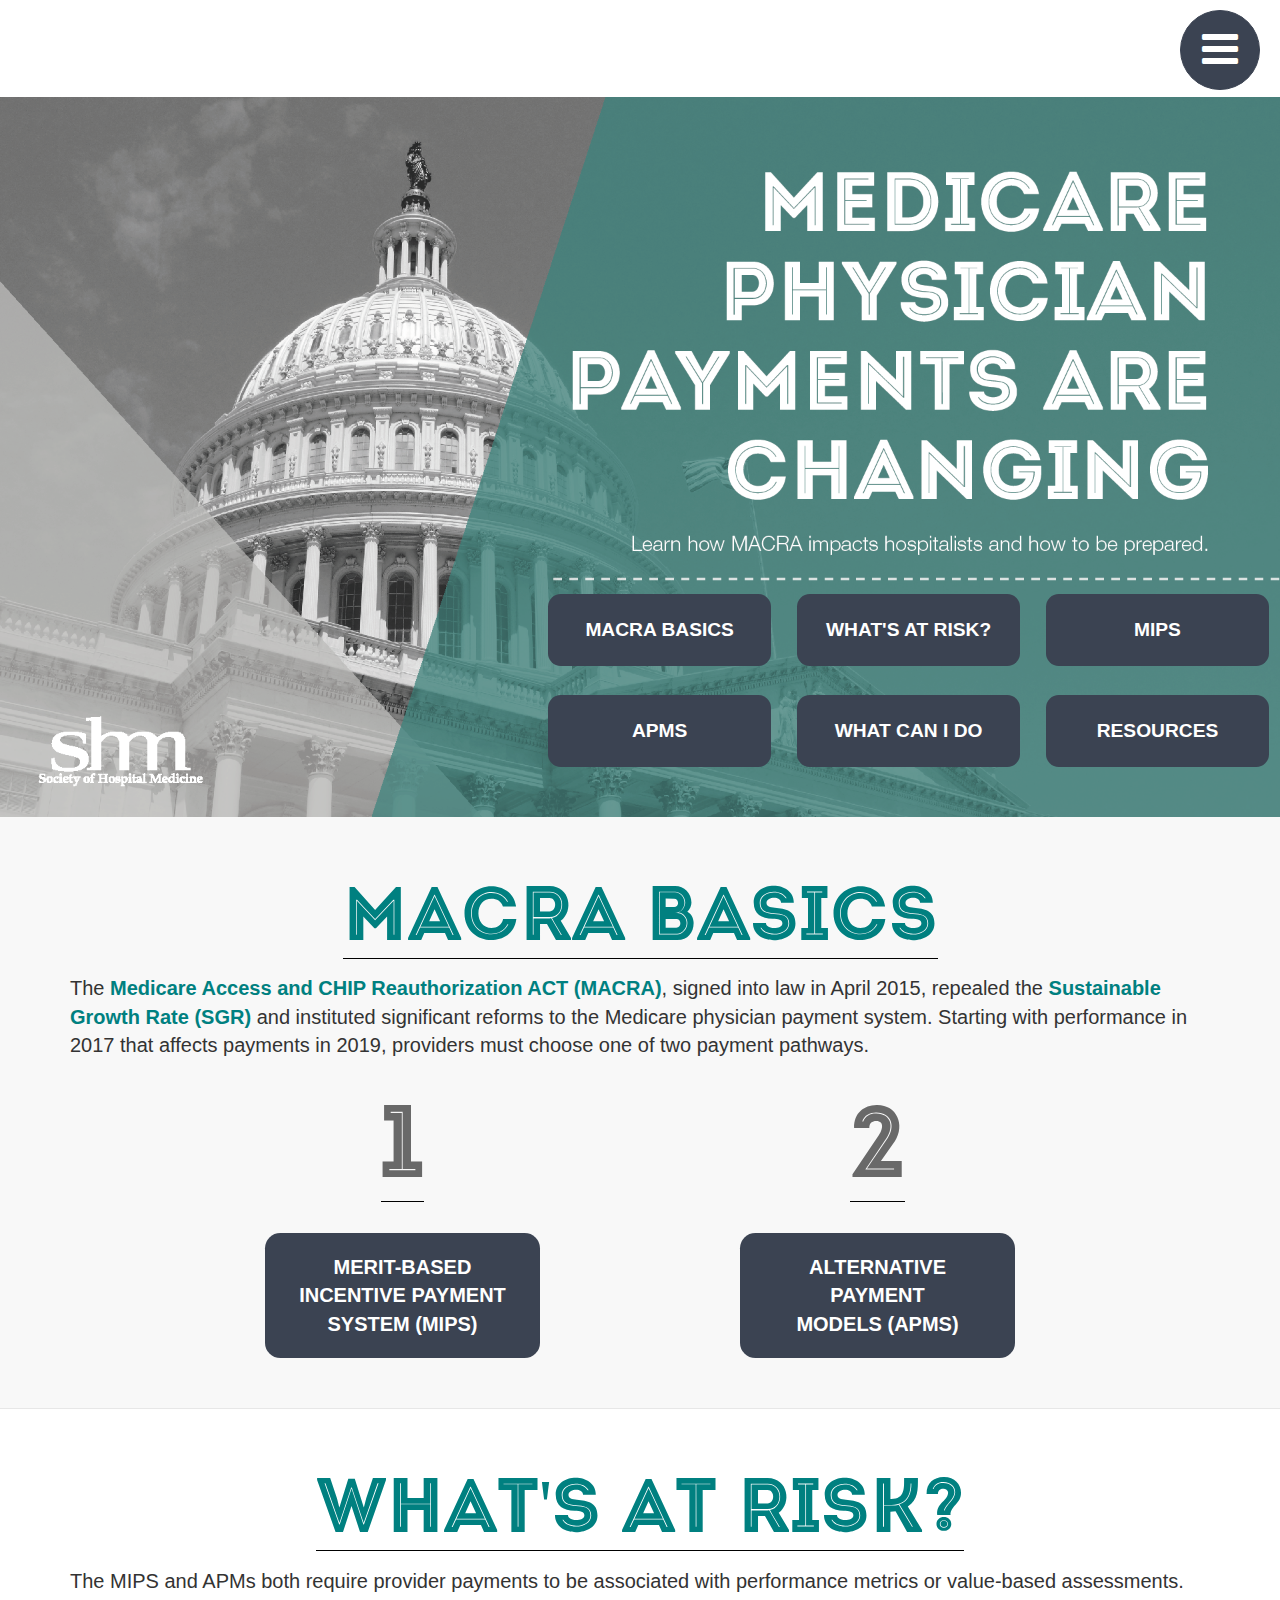
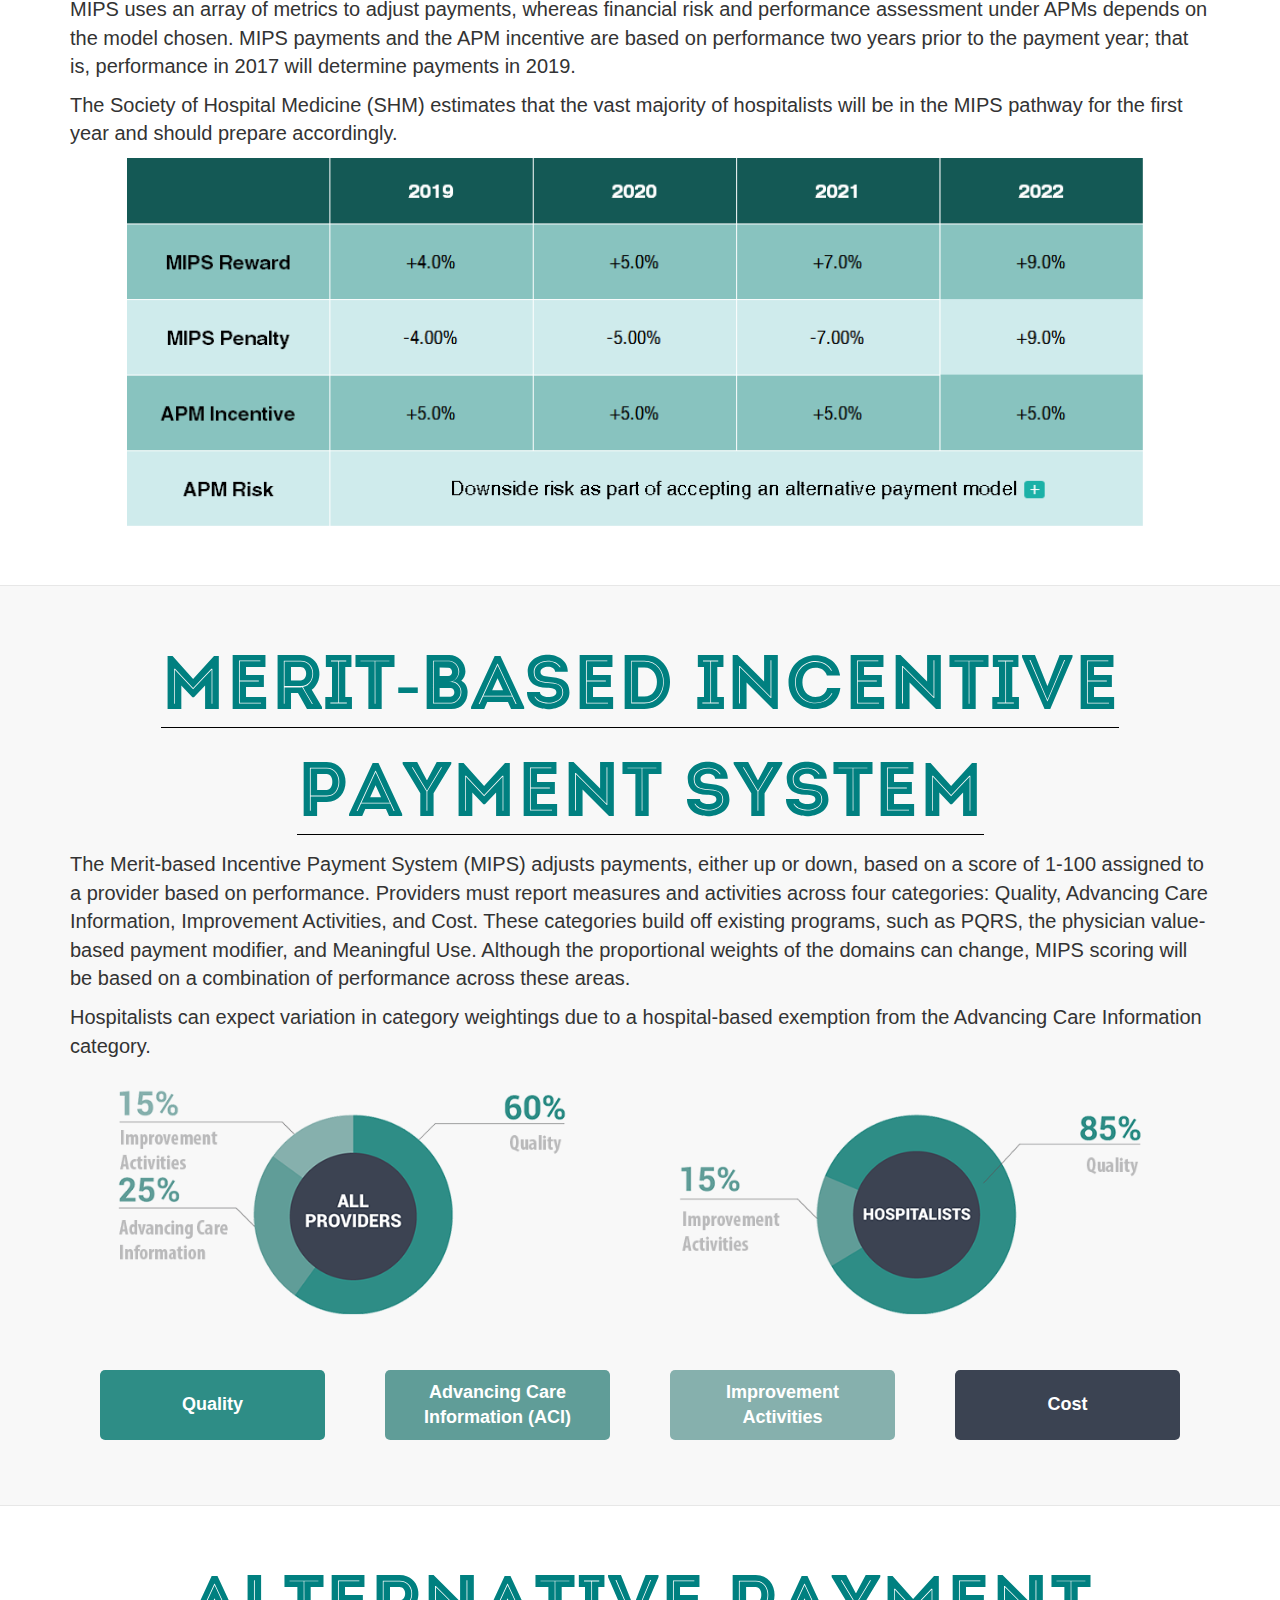
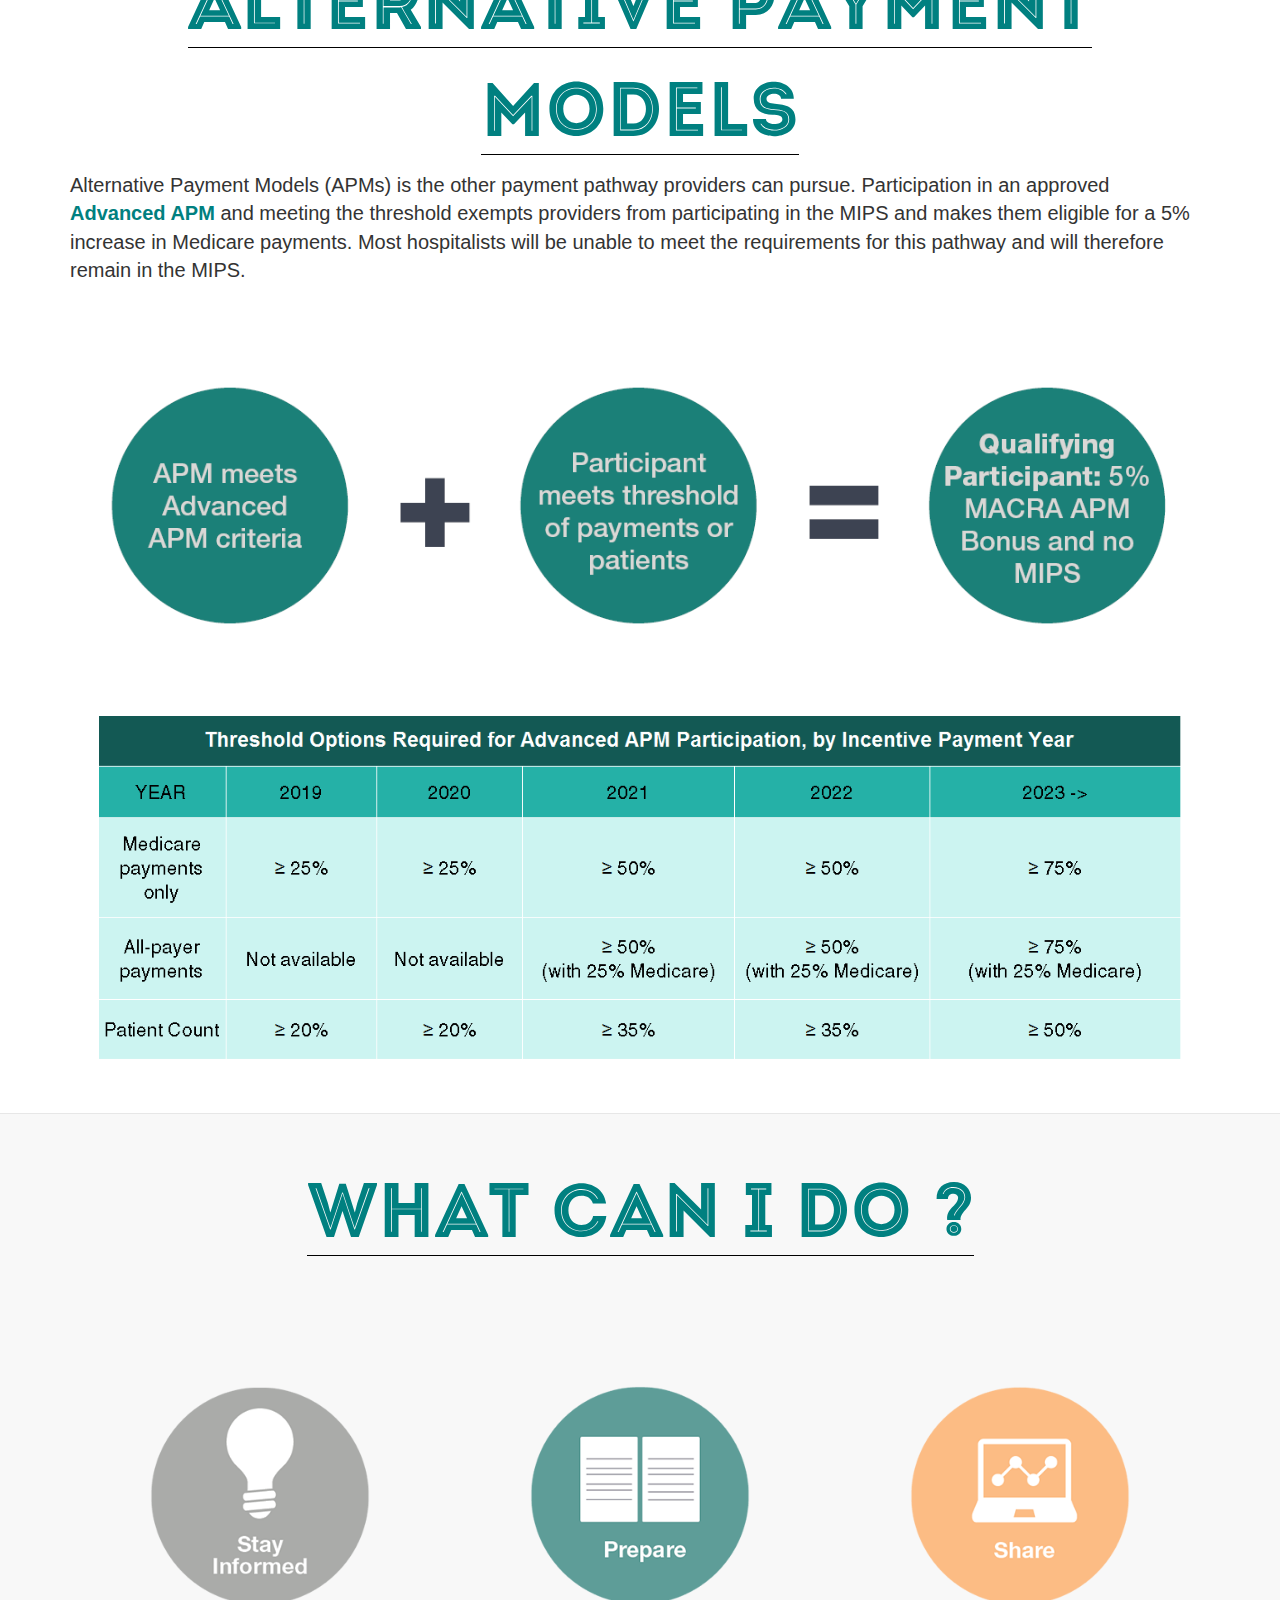
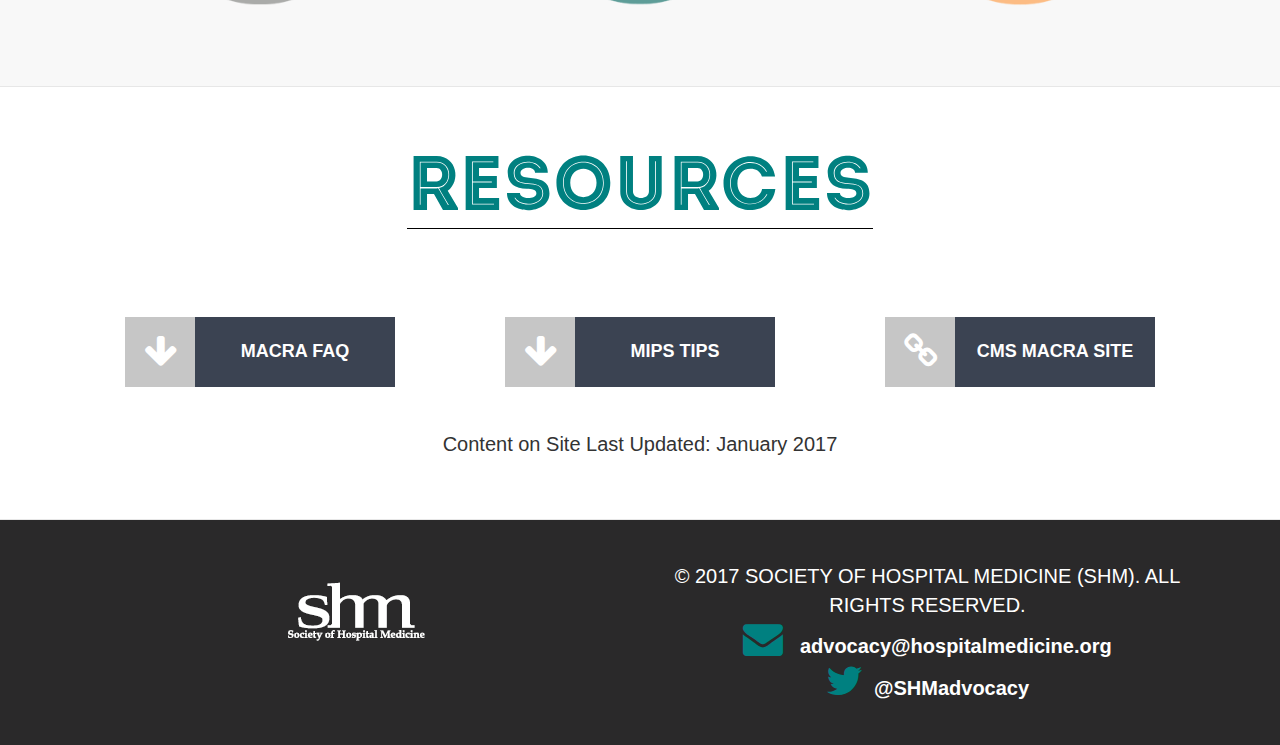
<file: index.html>
<!DOCTYPE html>
<html lang="en">
<head>
   <script>/*<![CDATA[*/(function(w,a,b,d,s){w[a]=w[a]||{};w[a][b]=w[a][b]||{q:[],track:function(r,e,t){this.q.push({r:r,e:e,t:t||+new Date});}};var e=d.createElement(s);var f=d.getElementsByTagName(s)[0];e.async=1;e.src='//shm.hospitalmedicine.org/cdnr/73/acton/bn/tracker/25526';f.parentNode.insertBefore(e,f);})(window,'ActOn','Beacon',document,'script');ActOn.Beacon.track();/*]]>*/</script> 
    
    <meta charset="utf-8">
    <meta http-equiv="X-UA-Compatible" content="IE=edge">
    <meta name="viewport" content="width=device-width, shrink-to-fit=no, initial-scale=1">
    <meta name="description" content="Medicare Physician Payments Are changing. Learn how MACRA impacts hospitalists and how to be prepared.">
    <meta name="author" content="">
 	<meta name="key-words" content="medicare, physician payments, macra, hospitalist, chip, reauthorization act, shm, society of hospital medicine, MIPS">

    <title>Medicare Access and CHIP Reauthorization ACT (MACRA)  | Society of Hospital Medicine</title>

    <!-- Bootstrap Core CSS -->
    <link href="css/bootstrap.min.css" rel="stylesheet">

    <!-- Custom CSS -->
    <link href="css/simple-sidebar.css" rel="stylesheet">
    <link href="css/landing-page.css" rel="stylesheet">
    <link href="css/page.css" rel="stylesheet">

  	<!-- Font-Awesome -->
  	<link href="font-awesome/css/font-awesome.min.css" rel="stylesheet">

    <!-- google analytics tracker-->
    <script>
          (function(i,s,o,g,r,a,m){i['GoogleAnalyticsObject']=r;i[r]=i[r]||function(){
          (i[r].q=i[r].q||[]).push(arguments)},i[r].l=1*new Date();a=s.createElement(o),
          m=s.getElementsByTagName(o)[0];a.async=1;a.src=g;m.parentNode.insertBefore(a,m)
          })(window,document,'script','//www.google-analytics.com/analytics.js','ga');
        
          ga('create', 'UA-74252676-1', 'auto');
          ga('send', 'pageview');
    </script>
    
    <!--google analytics for twitter-->
    <script src="//platform.twitter.com/oct.js" type="text/javascript"></script>
    <script type="text/javascript">twttr.conversion.trackPid('l6kv9', { tw_sale_amount: 0, tw_order_quantity: 0 });</script>
    <noscript>
        <img height="1" width="1" style="display:none;" alt="" src="https://analytics.twitter.com/i/adsct?txn_id=l6kv9&p_id=Twitter&tw_sale_amount=0&tw_order_quantity=0" />
        <img height="1" width="1" style="display:none;" alt="" src="//t.co/i/adsct?txn_id=l6kv9&p_id=Twitter&tw_sale_amount=0&tw_order_quantity=0" />
    </noscript>
 
    <!--JavaScript for Lead Forensics -->
    <script type="text/javascript" src="http://www.cloud-9751.com/js/40308.js"></script>
    <noscript><img src="http://www.cloud-9751.com/40308.png" style="display:none;" /></noscript>

    <!-- HTML5 Shim and Respond.js IE8 support of HTML5 elements and media queries -->
    <!-- WARNING: Respond.js doesn't work if you view the page via file:// -->
    <!--[if lt IE 9]>
        <script src="https://oss.maxcdn.com/libs/html5shiv/3.7.0/html5shiv.js"></script>
        <script src="https://oss.maxcdn.com/libs/respond.js/1.4.2/respond.min.js"></script>
    <![endif]-->

</head>
<body>

    <div id="wrapper">
        <!-- Sidebar -->
        <div id="sidebar-wrapper">
            <ul class="sidebar-nav">
                <li>
                	<!--menu button inside nav-->
					<div style="position:relative; top:10px;right:20px;" class="pull-right"><div class="btn btn-default" id="toggle-btn-1"><div style="position:absolute;right:31px;width:30px;text-indent: -5px;" class="container"><center><i class="fa fa-remove fa-3x" aria-hidden="true"></i></center></div></div></div>
				</li>
                <li>
					<br><br><br>
				</li>
                <li>
                    <a href="#macra1">MACRA BASICS</a>
                </li>
                <li>
                    <a href="#macra2">WHATS AT RISK?</a>
                </li>
                <li>
                    <a href="#macra3">MIPS</a>
                </li>
                <li>
                    <a href="#macra4">APMS</a>
                </li>
                <li>
                    <a href="#macra5">WHAT CAN I DO?</a>
                </li>
                <li>
                    <a href="#macra6">RESOURCES</a>
                </li>
                <li class="sidebar-brand">
                    <a href="#macra0">
						<img src="img/SHM_logo.png" class="side-img" width="80%">
                    </a>
                </li>
            </ul>
        </div>
        <!-- /#sidebar-wrapper -->
        <!-- Page Content -->
        <div class="top-pad"></div>
        <div id="page-content-wrapper">
        	<div class="row" id="macra0">
                <div class="col-lg-12">
                <!--menu button styled-->		
				<div style="position:fixed; top:10px;right:100px;z-index:1" class="pull-right"><div style="position:absolute"><div style="position: fixed;"><div class="btn btn-default" id="toggle-btn-2" ><i class="fa fa-bars fa-3x" aria-hidden="true"></i></div></div></div></div>
				<!--menu button click to toggle hidden-->
				<div style="position:fixed; top:10px;right:100px;z-index:2000" class="pull-right"><div style="position:absolute"><div style="position: fixed;"><a href="#menu-toggle" class="btn btn-default" id="menu-toggle" style=" border-radius: 50%; width:80px; height: 80px; background: #3b4352;border-color: #3b4352; padding:18px;opacity:0;"></a></div></div></div>
				<!--menu buttons on banner-->
					<a href="#macra1"><div class="banner-btns" style="right:40%"><center>MACRA BASICS</center></div></a>
					<a href="#macra2"><div class="banner-btns" style="right:21%;"><center>WHAT'S AT RISK?</center></div></a>
					<a href="#macra3"><div class="banner-btns" style="right:2%"><center>MIPS</center></div></a>					 					  
					<a href="#macra4"><div class="banner-btns" style="right:40%;bottom:7%"><center>APMS</center></div></a>
					<a href="#macra5"><div class="banner-btns" style="right:21%;bottom:7%"><center>WHAT CAN I DO</center></div></a>	
					<a href="#macra6"><div class="banner-btns" style="right:2%;bottom:7%"><center>RESOURCES</center></div></a>				  				  							
					<img src="img/header.png" width="100%">
				</div>
			</div>
	<!--MACRA BASICS-->	
 	<div class="content-section-a">
 		<div class="container">
    		<div class="row">
       			<div class="col-lg-12">
					<center><span class="Mfont" id="macra1">MACRA BASICS</span></center>
						<p>The <a href="" data-toggle="modal" data-target="#modal1">Medicare Access and CHIP Reauthorization ACT (MACRA)</a>, signed into law in April
							2015, repealed the <a href="" data-toggle="modal" data-target="#modal2">Sustainable Growth Rate (SGR)</a> and instituted significant reforms to the
					Medicare physician payment system. Starting with performance in 2017 that affects payments in 2019, providers must choose one of two payment pathways.</p>
					<div class="col-lg-5 col-lg-offset-1" ><p><center><span class="Mfont2" id="MF1">1</span></center></p><center><a href="" data-toggle="modal" data-target="#modal3"><div class="div-btns-red">MERIT-BASED<br>INCENTIVE PAYMENT<br>SYSTEM (MIPS)</div></a></center></div>
					<div class="col-lg-5"><p><center><span class="Mfont2" id="MF2">2</span></center></p><center><a href="" data-toggle="modal" data-target="#modal4"><div class="div-btns-red">ALTERNATIVE<br>PAYMENT<br>MODELS (APMS)</div></a></center></div>
					<!--MACRA modal-->
					<div id="modal1" class="modal fade" role="dialog">
						<div class="modal-dialog">
						<!-- Modal content-->
							<div class="modal-content">
							  	<div class="modal-header">
									<button type="button" class="close" data-dismiss="modal">&times;</button>
									<strong class="modal-title"><center>Medicare Access and CHIP Reauthorization ACT (MACRA)</center></strong>
							  	</div>
							  	<div class="modal-body">
									<p>The Medicare Access and CHIP Reauthorization Act (MACRA) is the major healthcare law passed in 2015. It fully repealed the SGR, replacing it with the Merit-based Incentive Payment System (MIPS) and Alternative Payment Models (APMs), and extended key health programs, such as the Children’s Health Insurance Program (CHIP). SHM provided detailed input as the legislation was being developed and joined all other medical associations to advocate for the passage of MACRA. Read full text of the legislation <a href="https://www.congress.gov/bill/114th-congress/house-bill/2/text/pl" target="_blank">here</a>.</p>
								</div>
							  	<div class="modal-footer">
								<button type="button" class="btn btn-default" data-dismiss="modal">Close</button>
							  	</div>
							</div>
					  	</div>
					</div>
					<!--SGR modal-->
					<div id="modal2" class="modal fade" role="dialog">
						<div class="modal-dialog">
						<!-- Modal content-->
							<div class="modal-content">
							  	<div class="modal-header">
									<button type="button" class="close" data-dismiss="modal">&times;</button>
									<strong class="modal-title"><center>Sustainable Growth Rate (SGR)</center></strong>
							  	</div>
							  	<div class="modal-body">
									<p>The Sustainable Growth Rate (SGR) formula was put into place in 1998 as a way to provide predictable control for federal Medicare spending. Since 2002, the SGR recommended increasingly larger cuts to physician payments. However, Congress passed multiple short-term patches to prevent cuts and, ultimately, repealed the SGR with the passage of MACRA, averting a 21% cut to physician payments.</p>
								</div>
							  	<div class="modal-footer">
								<button type="button" class="btn btn-default" data-dismiss="modal">Close</button>
							  	</div>
							</div>
					  	</div>
					</div>
					<!--MIPS-->
					<div id="modal3" class="modal fade" role="dialog">
						<div class="modal-dialog">
						<!-- Modal content-->
							<div class="modal-content">
							  	<div class="modal-header">
									<button type="button" class="close" data-dismiss="modal">&times;</button>
									<strong class="modal-title"><center>Merit-based Incentive Payment System</center></strong>
							  	</div>
							  	<div class="modal-body">
									<p>The Merit-based Incentive Payment System (MIPS) combines the Physician Quality Reporting System (PQRS), the Physician Value-Based Modifier and Meaningful Use into a single performance-based payment system. It also adds an additional performance domain – Improvement Activities. MIPS is the default payment system for all providers unless they meet the criteria for successful participation in an Advanced Alternative Payment Model (APM).</p>
								</div>
								 <div class="modal-footer">
								<button type="button" class="btn btn-default" data-dismiss="modal">Close</button>
							  	</div>
							</div>
					  	</div>
					</div>
					<!--APMS-->
					<div id="modal4" class="modal fade" role="dialog">
						<div class="modal-dialog">
						<!-- Modal content-->
							<div class="modal-content">
							  	<div class="modal-header">
									<button type="button" class="close" data-dismiss="modal">&times;</button>
									<strong class="modal-title"><center>Alternative Payment Models (APMs)</center></strong>
							  	</div>
							  	<div class="modal-body">
									<p>Alternative Payment Models (APMs) is a pathway designed to incentivize the adoption of payment models that move away from the Medicare fee-for-service system. To be considered an “Advanced APM” for this pathway, the model must include an element of upside and downside financial risk as well as involve quality measures and the use of certified electronic health records. For providers to qualify for a 5% incentive payment, participants must be in an Advanced APM and meet a threshold of payments or patients.</p><p>Advanced APMs in 2017 include Next Generation ACOs, Tracks 2 and 3 Medicare Shared Savings Program ACOs and the Comprehensive Primary Care Plus model. </p>
								</div>
							  	<div class="modal-footer">
								<button type="button" class="btn btn-default" data-dismiss="modal">Close</button>
							  	</div>
							</div>
					  	</div>
					</div>
				</div>			
			</div>
		</div>
	</div>
	<!--WHATS AT RISK-->		
    <div class="content-section-b">
        <div class="container">
    		<div class="row">
       			<div class="col-lg-12">
           			<center><span class="Mfont" id="macra2">WHAT'S AT RISK?</span></center>
            		<p>The MIPS and APMs both require provider payments to be associated with performance metrics or value-based assessments. MIPS uses an array of metrics to adjust payments, whereas financial risk and performance assessment under APMs depends on the model chosen. MIPS payments and the APM incentive are based on performance two years prior to the payment year; that is, performance in 2017 will determine payments in 2019.</p><p>The Society of Hospital Medicine (SHM) estimates that the vast majority of hospitalists will be in the MIPS pathway for the first year and should prepare accordingly.</p>
					<center><a href="#" data-toggle="modal" data-target="#modal2_1"><img src="./img/merit.PNG" width="90%"/></a></center>
       			    <!--chart modal-->
       			    <div id="modal2_1" class="modal fade" role="dialog">
						<div class="modal-dialog">
							<!-- Modal content-->
						  	<div class="modal-content">
								<div class="modal-header">
									<button type="button" class="close" data-dismiss="modal">&times;</button>
									<strong class="modal-title"><center>Downside risk as part of accepting an alternative payment model</center></strong>
								</div>
								<div class="modal-body">
							  		<p>Downside risk depends on the APM selected. For example, an ACO can assume risk on the patients it cares for if their health expenditures exceed the target for the ACO. Financial risk must be built into the APM structure and meet CMS’ requirements. </p>
								</div>
								<div class="modal-footer">
									<button type="button" class="btn btn-default" data-dismiss="modal">Close</button>
								</div>
							</div>
						</div>
					</div>
            	</div>
        	</div>
		</div>
	</div>
    <!--MERIT-BASED INCENTIVE PAYMENT SYSTEM-->
    <div class="content-section-a">
        <div class="container">
    		<div class="row">
       			<div class="col-lg-12">
            		<center><span class="Mfont" id="macra3">MERIT-BASED INCENTIVE<br>PAYMENT SYSTEM</span></center>
					<p>The Merit-based Incentive Payment System (MIPS) adjusts payments, either up or down, based on a score of 1-100 assigned to a provider based on performance. Providers must report measures and activities across four categories: Quality, Advancing Care Information, Improvement Activities, and Cost. These categories build off existing programs, such as PQRS, the physician value-based payment modifier, and Meaningful Use. Although the proportional weights of the domains can change, MIPS scoring will be based on a combination of performance across these areas.</p><p>Hospitalists can expect variation in category weightings due to a hospital-based exemption from the Advancing Care Information category.</p>
					<div class="col-lg-6"><img src="img/chart1.png" width="95%"></div>
           			<div class="col-lg-6"><img src="img/chart2.png" width="95%"></div>
					<div class="col-lg-12"><br></div>
					<style>.col-lg-3{padding: 15px 0px;}</style>
					<div class="col-lg-3"><center><a href="" data-toggle="modal" data-target="#modal3_1"><div class="div-btns-red-2" id="Quality">Quality</div></a></center></div>
           			<div class="col-lg-3"><center><a href="" data-toggle="modal" data-target="#modal3_2"><div class="div-btns-red-2" id="Advancing">Advancing Care Information (ACI)</div></a></center></div>
					<div class="col-lg-3"><center><a href="" data-toggle="modal" data-target="#modal3_3"><div class="div-btns-red-2" id="Improvement">Improvement Activities</div></a></center></div>
           			<div class="col-lg-3"><center><a href="" data-toggle="modal" data-target="#modal3_4"><div class="div-btns-red-2" id="Cost">Cost</div></a></center></div>
           			<!--Quality modal-->
           			<div id="modal3_1" class="modal fade" role="dialog">
						<div class="modal-dialog">
						<!-- Modal content-->
							<div class="modal-content">
							  	<div class="modal-header">
									<button type="button" class="close" data-dismiss="modal">&times;</button>
									<strong class="modal-title"><center>Quality</center></strong>
							  	</div>
							  	<div class="modal-body">
									<p>The Quality category replaces the PQRS and requires providers to report on quality measures. Scoring in this category will be based on performance on those measures providers choose to report.</p><p>In 2017, providers will be required to report on at least six quality measures, one of which is an outcome measure. For hospitalists, the quality category will be 85% of their MIPS score in 2017. Most hospitalists will not have enough quality measures to report and will be subject to a validation process to ensure there were no other measures available to them.</p>
								</div>
							  	<div class="modal-footer">
								<button type="button" class="btn btn-default" data-dismiss="modal">Close</button>
							  	</div>
							</div>
					  	</div>
					</div>
           	        <!--Advancing Care Information (ACI) modal-->
          		 	<div id="modal3_2" class="modal fade" role="dialog">
						<div class="modal-dialog">
						<!-- Modal content-->
							<div class="modal-content">
							  	<div class="modal-header">
									<button type="button" class="close" data-dismiss="modal">&times;</button>
									<strong class="modal-title"><center>Advancing Care Information (ACI)</center></strong>
							  	</div>
							  	<div class="modal-body">
									<p>The Advancing Care Information category replaces the Meaningful Use program and is centered around the use of Certified Electronic Health Record Technology (CEHRT).</p><p>Hospitalists who meet the definition of “hospital-based” will be automatically exempt from ACI, which would shift the category weight to the Quality category. “Hospital-based” is defined as providers who bill 75% or more of Medicare Part B services in Place of Service 21 (Inpatient), 22 (Hospital Outpatient) and 23 (ER).</p><p>Hospitalists who practice significantly (>25% of services) in settings such as skilled nursing facilities (SNFs) will still be subject to this category. SHM recommends these providers apply for hardship exceptions if they are unable to meet the category requirements.</p>
								</div>
							  	<div class="modal-footer">
								<button type="button" class="btn btn-default" data-dismiss="modal">Close</button>
							  	</div>
							</div>
					  	</div>
					</div>
           			<!--Improvement Activities modal-->
					<div id="modal3_3" class="modal fade" role="dialog">
						<div class="modal-dialog">
						<!-- Modal content-->
							<div class="modal-content">
							  	<div class="modal-header">
									<button type="button" class="close" data-dismiss="modal">&times;</button>
									<strong class="modal-title"><center>Improvement Activities</center></strong>
							  	</div>
							  	<div class="modal-body">
									<p>Clinical Performance Improvement Activities is a category based upon providers completing a range of activities designed to improve or expand the care they are providing. CMS has created an Improvement Activities inventory, populated with more than 90 activities assigned weights of high (20 points) or medium (10 points). Providers need to attest to 40 points worth of activities during the performance year.</p><p>The full list of Improvement Activities can be viewed at <a href="https://qpp.cms.gov/measures/ia" target="_blank">https://qpp.cms.gov/measures/ia.</a></p>
								</div>
							  	<div class="modal-footer">
								<button type="button" class="btn btn-default" data-dismiss="modal">Close</button>
							  	</div>
							</div>
					  	</div>
					</div>           	
					<!--Cost modal-->
          		 	<div id="modal3_4" class="modal fade" role="dialog">
						<div class="modal-dialog">
						<!-- Modal content-->
							<div class="modal-content">
							  	<div class="modal-header">
									<button type="button" class="close" data-dismiss="modal">&times;</button>
									<strong class="modal-title"><center>Cost</center></strong>
							  	</div>
							  	<div class="modal-body">
									<p>The Cost category comprises cost and efficiency measures, such as the Total Per Capita Costs and Medicare Spending Per Beneficiary measures from the current Value-Based Payment Modifier (VBPM). Scoring in this category will be based on performance on CMS calculated cost measures.</p><p>In 2017, performance on cost measures will not affect the 2019 MIPS score and payment adjustment. However, CMS will be providing feedback to providers on how they fare under the existing cost measures. The Cost category will be scored as part of the program in the future.</p>
								</div>
							  	<div class="modal-footer">
								<button type="button" class="btn btn-default" data-dismiss="modal">Close</button>
							  	</div>
							</div>
					  	</div>
					</div>
            	</div>
        	</div>
		</div>
	</div>
    <!--Alternative Payment Models-->  
    <div class="content-section-b">
        <div class="container">
    		<div class="row">
       			<div class="col-lg-12">
            		<center><span class="Mfont" id="macra4">ALTERNATIVE PAYMENT<br>MODELS</span></center>
					<p>Alternative Payment Models (APMs) is the other payment pathway providers can pursue. Participation in an approved <a href="" data-toggle="modal" data-target="#modal4_1">Advanced APM</a> and meeting the threshold exempts providers from participating in the MIPS and makes them eligible for a 5% increase in Medicare payments. Most hospitalists will be unable to meet the requirements for this pathway and will therefore remain in the MIPS.</p><center><img src="img/Formula for Qualifying Advanced APM Participation.png" width="95%"><br><img src="img/table2.PNG" width="95%"></center>
           			<!--Advanced APM modal-->
					<div id="modal4_1" class="modal fade" role="dialog">
						<div class="modal-dialog">
						<!-- Modal content-->
							<div class="modal-content">
							  	<div class="modal-header">
									<button type="button" class="close" data-dismiss="modal">&times;</button>
									<strong class="modal-title"><center>Advanced APM</center></strong>
							  	</div>
							  	<div class="modal-body">
									<p>In order to be considered an Advanced APM, the model must:
									<ul>
										<li>Have more than nominal financial risk</li>
										<li>Require the use of certified EHR technology</li>
										<li>Use quality measures comparable to the MIPS</li>
									</ul>
										The following APMs are considered Advanced APMs: Next Generation ACOs, Tracks 2 and 3 Medicare Shared Savings Program ACOs, Comprehensive Primary Care Plus (CPC+), Comprehensive ESRD Care Model and Oncology Care Model.</p>
								</div>
							  	<div class="modal-footer">
								<button type="button" class="btn btn-default" data-dismiss="modal">Close</button>
							  	</div>
							</div>
					  	</div>
					</div>
            	</div>
        	</div>
		</div>
	</div>
	<!--What Can I Do-->
    <div class="content-section-a">
        <div class="container">
    		<div class="row">
       			<div class="col-lg-12">
          			<center><span class="Mfont" id="macra5">WHAT CAN I DO ?</span></center>
          			<br><br><br>
           			<div class="col-lg-4">
						<center><a href="" data-toggle="modal" data-target="#modal5_1"><img src="img/stay_1.png"  onmouseover="this.src='img/Buttons_StayInformed.png'" onmouseout="this.src='img/stay_1.png'"  width="250px"></a></center>
						<!--Stay Informed modal-->
						<div id="modal5_1" class="modal fade" role="dialog">
							<div class="modal-dialog">
							<!-- Modal content-->
								<div class="modal-content">
							  		<div class="modal-header">
										<button type="button" class="close" data-dismiss="modal">&times;</button>
										<strong class="modal-title"><center>STAY INFORMED AND UP TO DATE WITH THE POLICIES</center></strong>
							  		</div>
									<div class="modal-body">
										<p>Understanding the ins and outs of the policies will help hospitalists choose the best path forward for themselves and for their groups. The MIPS and APMs will be updated and refined through the <a href="http://www.hospitalmedicine.org/Web/Advocacy/Advocacy_Basics/Regulatory/Web/Advocacy/Regulatory.aspx?hkey=f09a4020-f15a-471e-9ddf-efd3557d7ee7" target="_blank">regulatory rulemaking process</a> each year. Stay informed through the <a href="http://www.hospitalmedicine.org/Web/Advocacy/Grassroots_Network/Web/Advocacy/Grassroots_Network_Healthcare_Advocacy_for_Hospitalists.aspx?hkey=b5cb792f-0361-4f48-845f-b74763833cce" target="_blank">Grassroots Network</a> and check back here as policies develop for the most up-to-date information on MACRA.</p>
									</div>
									<div class="modal-footer">
									<button type="button" class="btn btn-default" data-dismiss="modal">Close</button>
									</div>
								</div>
					  		</div>
						</div>
					</div>
					<div class="col-lg-4">
						<center><a href="" data-toggle="modal" data-target="#modal5_2"><img src="img/prepare_1.png"  onmouseover="this.src='img/Buttons_Prepare.png'" onmouseout="this.src='img/prepare_1.png'"  width="250px"></a></center>
						<!--Prepare modal-->
						<div id="modal5_2" class="modal fade" role="dialog">
							<div class="modal-dialog">
							<!-- Modal content-->
								<div class="modal-content">
									<div class="modal-header">
										<button type="button" class="close" data-dismiss="modal">&times;</button>
										<strong class="modal-title"><center>PREPARE YOURSELF AND YOUR GROUP FOR THE MIPS AND APMS</center></strong>
									</div>
									<div class="modal-body">
										<p>2017 is the first performance year for the MIPS and APMS, and that performance will be used to determine payments in 2019. With adjustments to payments beginning in 2019, it is critical to understand the options for you and your group and to participate in 2017.</p><p>In 2017, CMS has added flexibility for reporting that enables providers who report anything, including just one quality measure or one improvement activity, to be protected from penalties in 2019.</p><ul>
											<li>Submit Anything – just one measure or one activity will avoid the penalty.</li>
											<li>Partial or Full MIPS Participation – avoid a downward adjustment and be eligible for potential positive payment adjustments. SHM recommends taking this pathway to become more familiar with the program for future years since there is no risk of penalties.</li>
											<li>Submit Nothing – will receive the penalty (negative 4% adjustment).</li>
											<li>Participate in an Advanced APM – exempt from MIPS, eligible for 5% bonus payment.</li>
										</ul>
									</div>
									<div class="modal-footer">
									<button type="button" class="btn btn-default" data-dismiss="modal">Close</button>
									</div>
								</div>
							</div>
						</div>
					</div>
					<div class="col-lg-4">
						<center><a href="" data-toggle="modal" data-target="#modal5_3"><img src="img/share_1.png"  onmouseover="this.src='img/Buttons_Share.png'" onmouseout="this.src='img/share_1.png'"  width="250px"></a></center>
						<!--Share modal-->
						<div id="modal5_3" class="modal fade" role="dialog">
							<div class="modal-dialog">
							<!-- Modal content-->
								<div class="modal-content">
									<div class="modal-header">
										<button type="button" class="close" data-dismiss="modal">&times;</button>
										<strong class="modal-title"><center>SHARE YOUR EXPERIENCES</center></strong>
									</div>
									<div class="modal-body">
										<p>By sharing your experiences with other hospitalists and with  SHM, you can help your colleagues overcome reporting and performance issues and  help SHM advocate for better policies for hospitalists. Join the <a href="http://www.hospitalmedicine.org/Web/Advocacy/Grassroots_Network/Web/Advocacy/Grassroots_Network_Healthcare_Advocacy_for_Hospitalists.aspx?hkey=b5cb792f-0361-4f48-845f-b74763833cce" target="_blank">Grassroots Network</a> to stay informed. Talk about your  experiences on <a href="http://connect.hospitalmedicine.org/home" target="_blank">HMX</a> or email <a href="mailto:advocacy@hospitalmedicine.org?subject=MACRA%20Information">SHM  staff</a>.</p>
									</div>
									<div class="modal-footer">
									<button type="button" class="btn btn-default" data-dismiss="modal">Close</button>
									</div>
								</div>
							</div>
						</div>
					</div>
            	</div>
        	</div>
		</div>
	</div>
    <!--Resources-->
    <div class="content-section-b">
        <div class="container">
    		<div class="row">
       			<div class="col-lg-12">
           			<center><span class="Mfont" id="macra6">Resources</span></center><br><br>
					<style>.col-lg-4{padding: 15px 0px;}</style>
					<div class="col-lg-4"><center><a href="http://www.macraforhm.org/MACRA_FAQ_m1_final.pdf?utm_medium=Web&utm_source=SHM_MACRA&utm_campaign=MACRA_17&utm_term=42752&utm_content=MACRA_FAQ" download><div style="display:inline-block"><div class="div-btns-red-dl" >&nbsp;<i class="fa fa-arrow-down fa-2x" aria-hidden="true"></i>&nbsp;</div></div><div style="display:inline-block;padding:0px;"><div class="div-btns-red-3" id="faq">MACRA FAQ</div></div></a></center></div>
					<div class="col-lg-4"><center><a href="http://www.macraforhm.org/MACRA_Guide_m1_final.pdf?utm_medium=Web&utm_source=SHM_MACRA&utm_campaign=MACRA_17&utm_term=1.9.17&utm_content=MACRA_MIPTIPGUIDE" donwload><div style="display:inline-block"><div class="div-btns-red-dl" >&nbsp;<i class="fa fa-arrow-down fa-2x" aria-hidden="true"></i>&nbsp;</div></div><div style="display:inline-block;padding:0px;"><div class="div-btns-red-3" id="tips">MIPS TIPS</div></div></a></center></div>
					<div class="col-lg-4"><center><a href="https://qpp.cms.gov" target="_blank"><div style="display:inline-block"><div class="div-btns-red-dl">&nbsp;<i class="fa fa-link fa-2x" aria-hidden="true"></i>&nbsp;</div></div><div style="display:inline-block;padding:0px;"><div class="div-btns-red-3" id="cms">CMS MACRA SITE</div></div></a></center></div>
					<div class="col-lg-12"><center><br><p>Content on Site Last Updated: January 2017</p></center></div>
            	</div>
        	</div>
		</div>
	</div>
    <footer>
		<div class="col-lg-12">
			<div class="col-lg-6">
				<center><img src="img/SHM.png"></center>
			</div>
			<div class="col-lg-6">
				<center><span style="color:white">© 2017 SOCIETY OF HOSPITAL MEDICINE (SHM). ALL RIGHTS RESERVED.<br><div><a href="mailto:advocacy@hospitalmedicine.org" style="color:white"><i class="fa fa-envelope fa-2x" aria-hidden="true" style="color:teal"></i>&nbsp;&nbsp; advocacy@hospitalmedicine.org</a></div><div><a href="https://twitter.com/shmadvocacy" target="_blank" style="color:white"><i class="fa fa-twitter fa-2x" aria-hidden="true" style="color:teal"></i>&nbsp;&nbsp;@SHMadvocacy</a></div>
				</span></center>
			</div>
		</div>
	</footer>
    <!-- /#page-content-wrapper -->
	</div>	
    <!-- /#wrapper -->
	</div>
    <!-- jQuery -->
    <script src="js/jquery.js"></script>

    <!-- Bootstrap Core JavaScript -->
    <script src="js/bootstrap.min.js"></script>

    <!-- Menu Toggle Script -->
    <script>
    $("#menu-toggle").click(function(e) {
        e.preventDefault();
        $("#wrapper").toggleClass("toggled");
    });
//page scroll on button press
		$(function() {
  $('a[href*="#"]:not([href="#"])').click(function() {
    if (location.pathname.replace(/^\//,'') == this.pathname.replace(/^\//,'') && location.hostname == this.hostname) {
      var target = $(this.hash);
      target = target.length ? target : $('[name=' + this.hash.slice(1) +']');
      if (target.length) {
        $('html, body').animate({
          scrollTop: target.offset().top
        }, 1000);
        return false;
      }
    }
  });
});
    </script>
    
</body>
</html>
</file>
<file: css/simple-sidebar.css>
body{
    overflow-x: hidden;
 }
 
/* Toggle Styles */

#wrapper{
    padding-right:0;
    -webkit-transition:all 0.5s ease;
    -moz-transition:all 0.5s ease;
    -o-transition:all 0.5s ease;
    transition:all 0.5s ease;
}
#wrapper.toggled{
    padding-right:0px;
}
#sidebar-wrapper{
    z-index:1000;
    position:fixed;
    right:250px;
    width:0;
    height:100%;
    margin-right:-250px;
    overflow-y:auto;
    background:teal;
    -webkit-transition:all 0.5s ease;
    -moz-transition:all 0.5s ease;
    -o-transition:all 0.5s ease;
    transition:all 0.5s ease;
}
#wrapper.toggled #sidebar-wrapper{
    width:250px;
}
#page-content-wrapper{
    width:100%;
    position:absolute;
    padding:0px;
}
#wrapper.toggled #page-content-wrapper{
    position:absolute;
    margin-left:-250px;
}

/* Sidebar Styles */

.sidebar-nav{
    position:absolute;
    top:0;
    width:250px;
    margin:0;
	padding:0;
    list-style:none;
}
.sidebar-nav li{
    text-indent:20px;
    line-height:40px;
}
.sidebar-nav li a{
    display:block;
    text-decoration:none;
    color:#fff;
	padding:20px 0px;
	border-top:1px solid #3b4352;
}
@media(max-width:768px){
	.sidebar-nav li a{
		padding:5px 0px;
	}
}
.sidebar-nav li a:hover{
    text-decoration:none;
    color:#fff;
    background:#3b4352;
}
.sidebar-nav li a:active,
.sidebar-nav li a:focus{
    text-decoration:none;
}
.sidebar-nav > .sidebar-brand{
    height:65px;
    font-size:18px;
    line-height:60px;
}
.sidebar-nav > .sidebar-brand a{
    color:#999999;
}
.sidebar-nav > .sidebar-brand a:hover{
    color:#fff;
    background:none;
}
@media(min-width:768px){
    #wrapper{
        padding-right:0px;
    }
    #wrapper.toggled{
        padding-right:250px;
    }
    #sidebar-wrapper{
        width:0px;
    }
    #wrapper.toggled #sidebar-wrapper{
        width:250px;
    }
    #page-content-wrapper{
        padding:0px;
        position:relative;
    }
    #wrapper.toggled #page-content-wrapper{
        position:relative;
        margin-left:0;
    }
}
</file>
<file: css/landing-page.css>
/*
 * theme for each section
 */

body,
html {
    width: 100%;
    height: 100%;
	font-size: 20px;
}

body,
h1,
h2,
h3,
h4,
h5,
h6 {

}

.topnav {
    font-size: 14px; 
}

.lead {
    font-size: 18px;
    font-weight: 400;
}

.intro-header {
    padding-top: 50px; /* If you're making other pages, make sure there is 50px of padding to make sure the navbar doesn't overlap content! */
    padding-bottom: 50px;
    text-align: center;
    color: #f8f8f8;
    background: url(../img/intro-bg.jpg) no-repeat center center;
    background-size: cover;
}

.intro-message {
    position: relative;
    padding-top: 20%;
    padding-bottom: 20%;
}

.intro-message > h1 {
    margin: 0;
    text-shadow: 2px 2px 3px rgba(0,0,0,0.6);
    font-size: 5em;
}

.intro-divider {
    width: 400px;
    border-top: 1px solid #f8f8f8;
    border-bottom: 1px solid rgba(0,0,0,0.2);
}

.intro-message > h3 {
    text-shadow: 2px 2px 3px rgba(0,0,0,0.6);
}

@media(max-width:767px) {
    .intro-message {
        padding-bottom: 15%;
    }

    .intro-message > h1 {
        font-size: 3em;
    }

    ul.intro-social-buttons > li {
        display: block;
        margin-bottom: 20px;
        padding: 0;
    }

    ul.intro-social-buttons > li:last-child {
        margin-bottom: 0;
    }

    .intro-divider {
        width: 100%;
    }
}

.network-name {
    text-transform: uppercase;
    font-size: 14px;
    font-weight: 400;
    letter-spacing: 2px;
}

.content-section-a {
    padding: 50px 0;
    background-color: #f8f8f8;
}

.content-section-b {
    padding: 50px 0;
    border-top: 1px solid #e7e7e7;
    border-bottom: 1px solid #e7e7e7;
}

.section-heading {
    margin-bottom: 30px;
}

.section-heading-spacer {
    float: left;
    width: 200px;
    border-top: 3px solid #e7e7e7;
}

.banner {
    padding: 100px 0;
    color: #f8f8f8;
    background: url(../img/banner-bg.jpg) no-repeat center center;
    background-size: cover;
}

.banner h2 {
    margin: 0;
    text-shadow: 2px 2px 3px rgba(0,0,0,0.6);
    font-size: 3em;
}

.banner ul {
    margin-bottom: 0;
}

.banner-social-buttons {
    float: right;
    margin-top: 0;
}

@media(max-width:1199px) {
    ul.banner-social-buttons {
        float: left;
        margin-top: 15px;
    }
}

@media(max-width:767px) {
    .banner h2 {
        margin: 0;
        text-shadow: 2px 2px 3px rgba(0,0,0,0.6);
        font-size: 3em;
    }

    ul.banner-social-buttons > li {
        display: block;
        margin-bottom: 20px;
        padding: 0;
    }

    ul.banner-social-buttons > li:last-child {
        margin-bottom: 0;
    }
}

footer {
    padding: 50px 0;
    background-color: #f8f8f8;
}

p.copyright {
    margin: 15px 0 0;
}
</file>
<file: css/page.css>
@media only screen and (max-width: 1280px){
	.top-pad{
		height:97px;background:white;
	}
}
#toggle-btn-1{
	border-radius: 50%; width:80px; height: 80px; background: #3b4352;border-color: #3b4352; padding:18px;color:white;
}
#toggle-btn-2{
	border-radius: 50%; width:80px; height: 80px; background: #3b4352;border-color: #3b4352; padding:18px;color:white;
}
/*close button in models*/
.btn{
	color:white;
	background:#3b4352;
	font-weight:600;
}
.btn:hover{
	color:white;
	background:#13171E;
	font-weight:600;
}
.banner-btns{
	position:absolute;width:17%;height:10%;bottom:21%;color:white;font-size:1.5vw;background-color: #3b4352;border-color:#3b4352;border-radius:1vw;justify-content:center;display:flex;align-items:center
}
.banner-btns:hover{
	background:#13171E;
}
/*buttons in first section*/
.div-btns-red{
	width:275px;padding:20px 30px;font-weight:600;background-color:#3b4352;color:white;border-radius:1.2vw;justify-content:center;display:flex;align-items:center;
}
.div-btns-red:hover{
	background:#13171E;
}
/*buttuns in the merit section*/
.div-btns-red-2{
	width:225px;height:70px;padding:20px 30px;font-weight:600;font-size:18px;color:white;border-radius:.4vw;justify-content:center;display:flex;align-items:center;
}
#Quality{
	background:#2e8d86;
}
#Quality:hover{
	background:#003434;
}
#Advancing{
	background:#609d98;
}
#Advancing:hover{
	background:#355654
}
#Improvement{
	background:#86b0ad;
}
#Improvement:hover{
	background:#4B7370;
}
#Cost{
	background:#3b4352;
}
#Cost:hover{
	background:#13171E;
}
/*buttons in resource section*/
.div-btns-red-3{
	width:200px;height:70px;font-weight:600;font-size:18px;color:white;background:#3b4352;border-radius:0vw;justify-content:center;display:flex;align-items:center;
}
.div-btns-red-3:hover{
	background:#13171E;
}
.div-btns-red-dl{
	width:70px;height:70px;padding:10px;font-weight:600;font-size:18px;background-color:#c6c6c6;color:white;border-radius:0vw;justify-content:center;display:flex;align-items:center;
}
@font-face{
	font-family:"Intro-Inline";src:url("../css/Intro_Inline.eot?") format("eot"),url("../css/Intro_Inline.woff") format("woff"),url("../css/Intro_Inline.ttf") format("truetype"),url("../css/Intro_Inline.svg#Intro-Inline") format("svg");font-weight:normal;font-style:normal;
}
/*header fonts accross the site*/
.Mfont{
	font-family:Intro-Inline;
    font-size:75px;
	font-weight:100;
	color:teal;
	border-bottom:1px solid #000;
}
.Mfont2{
	font-family:Intro-Inline;
    font-size:100px;
	font-weight:100;
	color:dimgray;
	border-bottom:1px solid #000;
}
.close{
	display:none;
}
strong{
	color:#3b4352;
}
a{ 
	font-weight:600;
}
a:link{	
	text-decoration:none;
	color:teal;
	outline:none;
	border:none;
}
a:visited{
	color:teal;
	text-decoration:none;
	outline:none;
}
a:hover{ 
	color:#3b4352;
}
a:active{
	text-decoration:none;
	color:#3b4352;
}
footer{
	background:#2a292a;
	height:225px;
	padding:50px;
	justify-content:center;
	display:flex;
	align-items:center;
}
@media only screen and (max-width:768px){
   .Mfont{
      font-size:40px;
   }
}
@media only screen and (max-width:768px){
   footer{
      font-size:10px;
   }
}
@media only screen and (max-width:600px){
   .banner-btns{
      display:none;
   }
}
</file>
